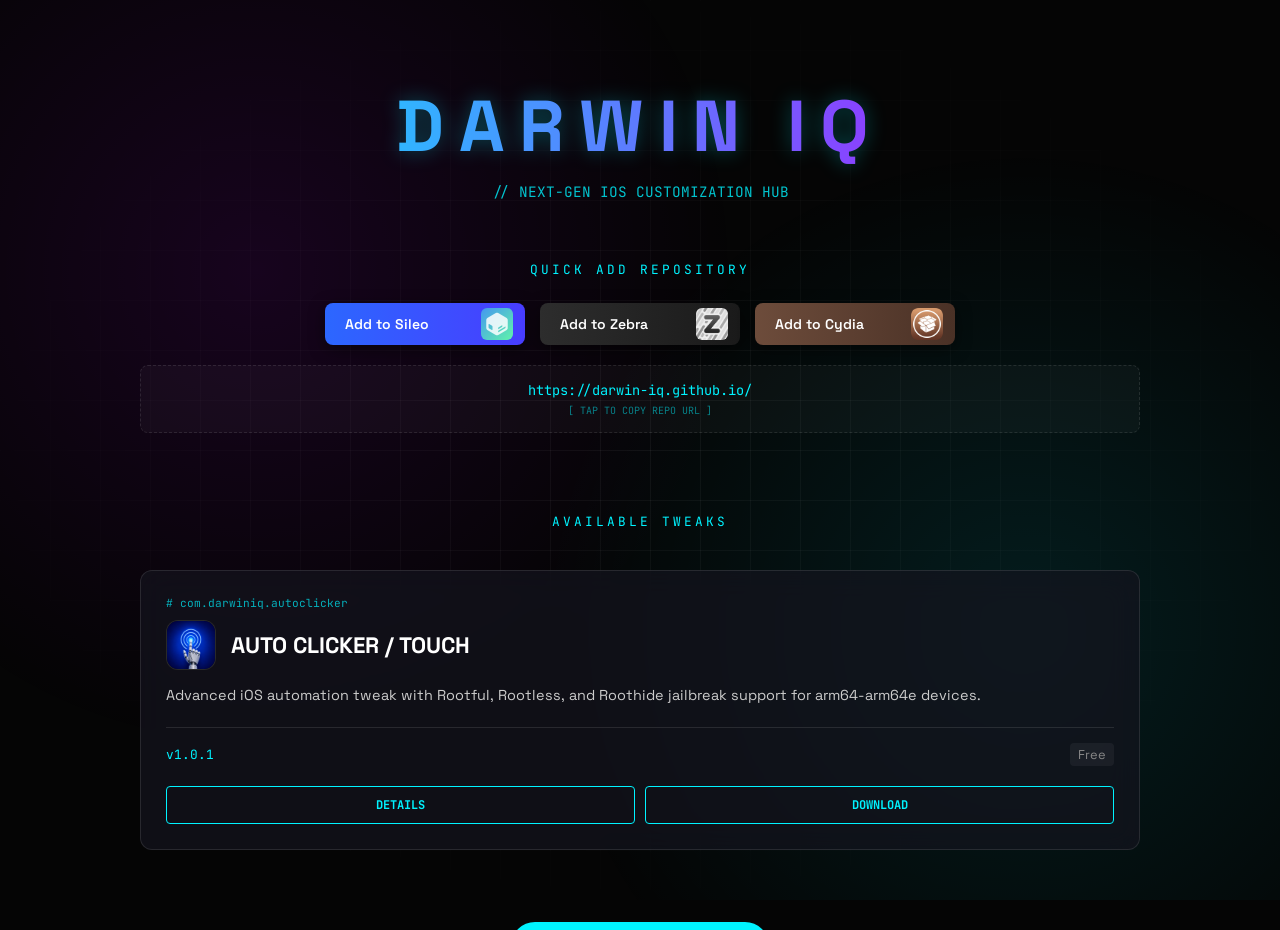
<file: index.html>
<!DOCTYPE html>
<html lang="en">
<head>
    <meta charset="UTF-8">
    <meta name="viewport" content="width=device-width, initial-scale=1.0">
    <title>DaRwiN-IQ — Source</title>
    <link href="https://fonts.googleapis.com/css2?family=Space+Grotesk:wght@300;500;700&family=JetBrains+Mono:wght@400;700&display=swap" rel="stylesheet">
    <style>
        :root {
            --bg: #050505;
            --accent: #00f3ff;
            --accent-dim: rgba(0, 243, 255, 0.3);
            --purple: #bc00ff;
            --glass: rgba(20, 20, 30, 0.7);
            --border: rgba(255, 255, 255, 0.1);
        }

        * { margin: 0; padding: 0; box-sizing: border-box; }

        body {
            background-color: var(--bg);
            color: white;
            font-family: 'Space Grotesk', sans-serif;
            min-height: 100vh;
            overflow-x: hidden;
            display: flex;
            flex-direction: column;
            align-items: center;
        }

        /* ── BACKGROUND EFFECTS ── */
        body::before {
            content: "";
            position: fixed;
            inset: 0;
            background: 
                radial-gradient(circle at 20% 30%, rgba(188, 0, 255, 0.1) 0%, transparent 40%),
                radial-gradient(circle at 80% 70%, rgba(0, 243, 255, 0.1) 0%, transparent 40%);
            z-index: -1;
        }

        .grid-overlay {
            position: fixed;
            inset: 0;
            background-image: 
                linear-gradient(var(--border) 1px, transparent 1px),
                linear-gradient(90deg, var(--border) 1px, transparent 1px);
            background-size: 50px 50px;
            mask-image: radial-gradient(ellipse at center, black, transparent 80%);
            z-index: -1;
            opacity: 0.5;
        }

        .container {
            max-width: 1000px;
            width: 90%;
            padding: 80px 0;
        }

        /* ── HEADER ── */
        .header {
            text-align: center;
            margin-bottom: 60px;
        }

        .header h1 {
            font-size: clamp(2.5rem, 8vw, 4.5rem);
            text-transform: uppercase;
            letter-spacing: 0.2em;
            background: linear-gradient(to right, var(--accent), var(--purple));
            -webkit-background-clip: text;
            -webkit-text-fill-color: transparent;
            filter: drop-shadow(0 0 10px var(--accent-dim));
            margin-bottom: 10px;
        }

        .header p {
            font-family: 'JetBrains Mono', monospace;
            color: var(--accent);
            font-size: 0.9rem;
            opacity: 0.8;
        }

        /* ── REPO BUTTONS (Original Look Preserved) ── */
        .repo-section {
            margin-bottom: 80px;
            text-align: center;
        }

        .section-title {
            font-family: 'JetBrains Mono', monospace;
            font-size: 0.8rem;
            color: var(--accent);
            margin-bottom: 25px;
            text-transform: uppercase;
            letter-spacing: 3px;
        }

        .add-buttons {
            display: flex;
            flex-wrap: wrap;
            justify-content: center;
            gap: 15px;
        }

        .add-btn {
            display: flex;
            align-items: center;
            border-radius: 8px;
            cursor: pointer;
            text-decoration: none;
            overflow: hidden;
            transition: all 0.3s ease;
            min-width: 200px;
            border: none !important;
            outline: none !important;
            box-shadow: 0 4px 15px rgba(0,0,0,0.5) !important;
        }

        .add-btn:hover {
            transform: translateY(-3px);
            box-shadow: 0 10px 25px rgba(0,0,0,0.6) !important;
        }

        .btn-label {
            padding: 12px 20px;
            font-size: 14px;
            color: white;
            font-weight: 600;
            flex: 1;
            text-align: left;
        }

        .btn-icon-img {
            width: 32px;
            height: 32px;
            margin-right: 12px;
            display: flex;
            align-items: center;
            justify-content: center;
            border-radius: 6px;
            overflow: hidden;
            animation: floatIcon 3s ease-in-out infinite, glowIcon 2.5s ease-in-out infinite;
            --glow-color: var(--accent);
        }

        .btn-sileo .btn-icon-img { --glow-color: #2c67ff; animation-delay: 0s; }
        .btn-zebra .btn-icon-img { --glow-color: #ffffff; animation-delay: 0.2s; }
        .btn-cydia .btn-icon-img { --glow-color: #ff9500; animation-delay: 0.4s; }

        .btn-icon-img img { width: 100%; height: 100%; object-fit: cover; }

        @keyframes floatIcon {
            0%, 100% { transform: translateY(0); }
            50% { transform: translateY(-5px); }
        }

        .btn-sileo { background: linear-gradient(90deg, #2c67ff, #483dff); }
        .btn-zebra { background: linear-gradient(90deg, #2d2d2d, #1a1a1a); }
        .btn-cydia { background: linear-gradient(90deg, #6d4c3b, #4a3126); }

        /* ── PACKAGE CARDS ── */
        .packages-grid {
            display: grid;
            grid-template-columns: repeat(auto-fit, minmax(320px, 1fr));
            gap: 25px;
        }

        .card {
            background: var(--glass);
            backdrop-filter: blur(15px);
            border: 1px solid var(--border);
            border-radius: 12px;
            padding: 25px;
            position: relative;
            transition: 0.4s cubic-bezier(0.175, 0.885, 0.32, 1.275);
            display: flex;
            flex-direction: column;
        }

        .card:hover {
            transform: translateY(-8px);
            border-color: var(--accent);
            box-shadow: 0 0 30px rgba(0, 243, 255, 0.15);
        }

        .tweak-id {
            font-family: 'JetBrains Mono', monospace;
            font-size: 0.7rem;
            color: var(--accent);
            margin-bottom: 10px;
            opacity: 0.7;
        }

        .tweak-header {
            display: flex;
            align-items: center;
            gap: 15px;
            margin-bottom: 15px;
        }

        .tweak-icon {
            width: 50px;
            height: 50px;
            border-radius: 12px;
            background: #111;
            border: 1px solid var(--border);
            animation: floatIcon 3s ease-in-out infinite;
            --glow-color: var(--accent);
            object-fit: cover;
        }

        .tweak-name {
            font-size: 1.4rem;
            font-weight: 700;
            color: white;
        }

        .tweak-desc {
            font-size: 0.9rem;
            color: #ccc;
            line-height: 1.5;
            margin-bottom: 20px;
            flex: 1;
        }

        .tweak-footer {
            display: flex;
            justify-content: space-between;
            align-items: center;
            margin-bottom: 20px;
            padding-top: 15px;
            border-top: 1px solid var(--border);
        }

        .tweak-version {
            font-family: 'JetBrains Mono', monospace;
            font-size: 0.8rem;
            color: var(--accent);
        }

        .tweak-price {
            font-size: 0.8rem;
            background: rgba(255,255,255,0.05);
            padding: 3px 8px;
            border-radius: 4px;
            color: #888;
        }

        .tweak-actions {
            display: grid;
            grid-template-columns: 1fr 1fr;
            gap: 10px;
        }

        .btn-action {
            text-align: center;
            padding: 10px;
            border: 1px solid var(--accent);
            color: var(--accent);
            text-decoration: none;
            font-family: 'JetBrains Mono', monospace;
            font-weight: bold;
            font-size: 0.75rem;
            text-transform: uppercase;
            border-radius: 4px;
            transition: 0.2s;
        }

        .btn-action:hover {
            background: var(--accent);
            color: black;
            box-shadow: 0 0 15px var(--accent);
        }

        /* ── TOAST ── */
        .toast {
            position: fixed;
            bottom: 30px;
            left: 50%;
            transform: translateX(-50%) translateY(100px);
            background: var(--accent);
            color: black;
            padding: 12px 25px;
            border-radius: 50px;
            font-weight: bold;
            font-size: 0.9rem;
            transition: 0.5s cubic-bezier(0.68, -0.55, 0.265, 1.55);
            z-index: 10000;
        }
        .toast.show { transform: translateX(-50%) translateY(0); }

        .url-copy-box {
            background: rgba(255,255,255,0.03);
            border: 1px dashed var(--border);
            padding: 15px;
            border-radius: 8px;
            margin-top: 20px;
            cursor: pointer;
            transition: 0.2s;
            font-family: 'JetBrains Mono', monospace;
            font-size: 0.85rem;
            color: var(--accent);
        }

        .url-copy-box:hover {
            background: rgba(255,255,255,0.06);
            border-color: var(--accent);
        }
    </style>
</head>
<body>
    <div class="grid-overlay"></div>

    <div class="container">
        <!-- HERO -->
        <header class="header">
            <h1>DARWIN IQ</h1>
            <p>// NEXT-GEN IOS CUSTOMIZATION HUB</p>
        </header>

        <!-- REPO ACCESS -->
        <section class="repo-section">
            <div class="section-title">Quick Add Repository</div>
            <div class="add-buttons">
                <a class="add-btn btn-sileo" href="sileo://source/https://darwin-iq.github.io/" onclick="tryOpen(event,this.href)">
                    <span class="btn-label">Add to Sileo</span>
                    <div class="btn-icon-img"><img src="assets/images/sileo_icon.png" alt="Sileo"></div>
                </a>
                <a class="add-btn btn-zebra" href="zbra://sources/add/https://darwin-iq.github.io/" onclick="tryOpen(event,this.href)">
                    <span class="btn-label">Add to Zebra</span>
                    <div class="btn-icon-img"><img src="assets/images/zebra_icon.png" alt="Zebra"></div>
                </a>
                <a class="add-btn btn-cydia" href="cydia://url/https://cydia.saurik.com/api/share#?source=https%3A%2F%2Fdarwin-iq.github.io%2F" onclick="tryOpen(event,this.href)">
                    <span class="btn-label">Add to Cydia</span>
                    <div class="btn-icon-img"><img src="assets/images/cydia_icon.png" alt="Cydia"></div>
                </a>
            </div>
            
            <div class="url-copy-box" onclick="copyURL()">
                https://darwin-iq.github.io/
                <div style="font-size: 10px; margin-top: 5px; opacity: 0.5;">[ TAP TO COPY REPO URL ]</div>
            </div>
        </section>

        <!-- PACKAGES -->
        <div class="section-title" style="text-align:center; margin-bottom: 40px;">Available Tweaks</div>
        <div class="packages-grid" id="tweaks-grid">
            <!-- Rendered by JS -->
        </div>
    </div>

    <div class="toast" id="toast">
        <svg width="20" height="20" viewBox="0 0 24 24" fill="none" stroke="currentColor" stroke-width="3" stroke-linecap="round" stroke-linejoin="round"><polyline points="20 6 9 17 4 12"></polyline></svg>
        <span id="toast-msg">URL copied to clipboard ✓</span>
    </div>

    <script>
        /* ── PACKAGES DATA ── */
        const packages = [
            {
                id: 'com.darwiniq.autoclicker',
                name: 'AUTO CLICKER / TOUCH',
                desc: 'Advanced iOS automation tweak with Rootful, Rootless, and Roothide jailbreak support for arm64-arm64e devices.',
                version: '1.0.1',
                price: 'Free',
                details: 'depictions/?package=com.darwiniq.autoclicker&v=7',
                download: 'debs/com.darwiniq.autoclicker_1.0.1_iphoneos-arm64.deb'
            }
        ];

        /* ── RENDER PACKAGES ── */
        const grid = document.getElementById('tweaks-grid');
        packages.forEach((pkg, i) => {
            const card = document.createElement('div');
            card.className = 'card';
            card.innerHTML = `
                <div class="tweak-id"># ${pkg.id}</div>
                <div class="tweak-header">
                    <img class="tweak-icon" src="assets/package-icons/${pkg.id}.png" alt="">
                    <div class="tweak-name">${pkg.name}</div>
                </div>
                <div class="tweak-desc">${pkg.desc}</div>
                <div class="tweak-footer">
                    <span class="tweak-version">v${pkg.version}</span>
                    <span class="tweak-price">${pkg.price}</span>
                </div>
                <div class="tweak-actions">
                    <a class="btn-action" href="${pkg.details}">Details</a>
                    <a class="btn-action" href="${pkg.download}">Download</a>
                </div>
            `;
            grid.appendChild(card);
        });

        /* ── FUNCTIONS ── */
        function copyURL() {
            const url = 'https://darwin-iq.github.io/';
            if (navigator.clipboard) {
                navigator.clipboard.writeText(url);
            } else {
                const ta = document.createElement('textarea');
                ta.value = url;
                document.body.appendChild(ta);
                ta.select();
                document.execCommand('copy');
                document.body.removeChild(ta);
            }
            showToast('URL copied to clipboard ✓');
        }

        function tryOpen(e, url) {
            e.preventDefault();
            window.location.href = url;
        }

        function showToast(msg) {
            const t = document.getElementById('toast');
            const tm = document.getElementById('toast-msg');
            tm.textContent = msg;
            t.classList.add('show');
            setTimeout(() => t.classList.remove('show'), 2500);
        }
    </script>
</body>
</html>
</file>
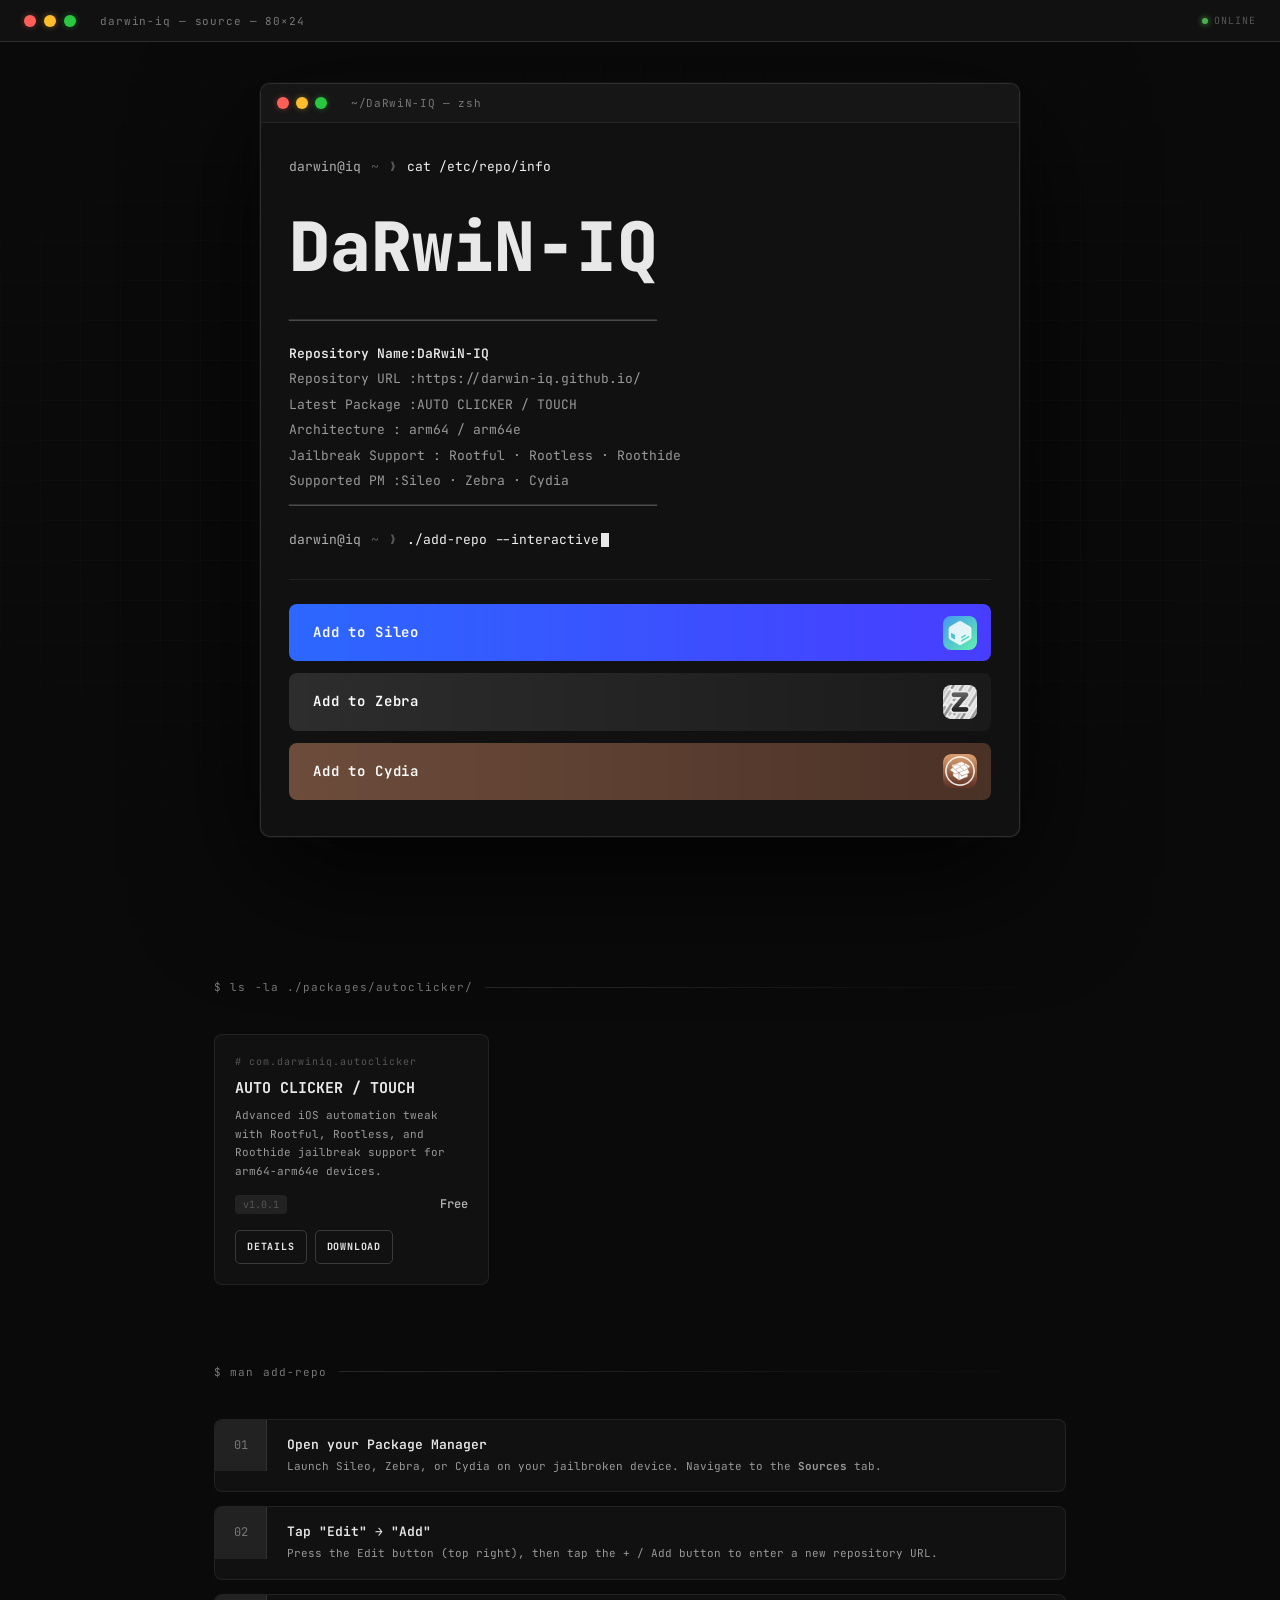
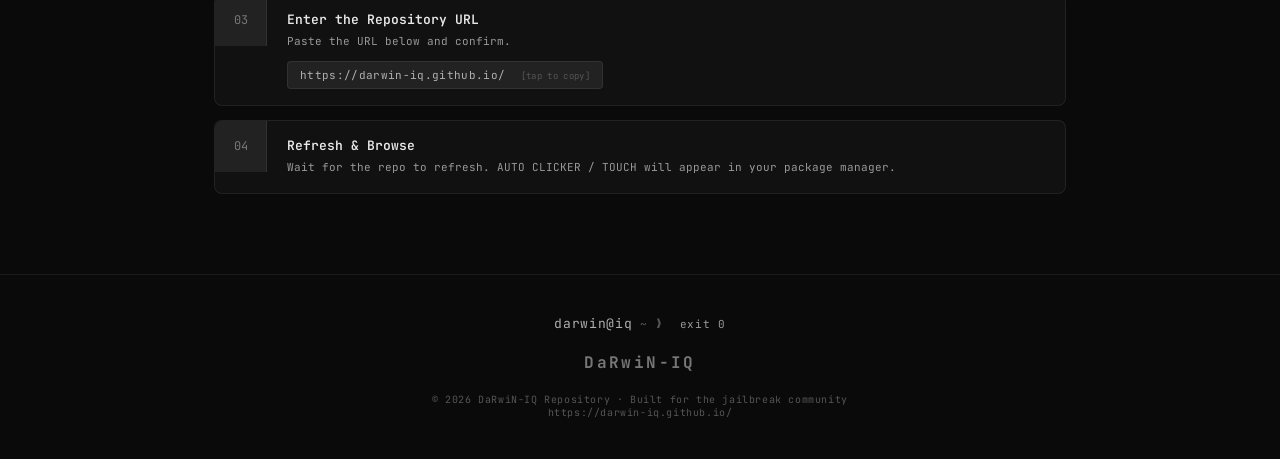
<file: index_backup.html>
<!DOCTYPE html>
<html lang="en">
<head>
  <meta charset="UTF-8" />
  <meta name="viewport" content="width=device-width, initial-scale=1.0" />
  <title>DaRwiN-IQ — Source</title>
  <link href="https://fonts.googleapis.com/css2?family=JetBrains+Mono:wght@300;400;500;600;700;800&family=Share+Tech+Mono&display=swap" rel="stylesheet" />
  <style>
    :root {
      --black:   #0a0a0a;
      --black2:  #111111;
      --black3:  #161616;
      --black4:  #1c1c1c;
      --gray1:   #222222;
      --gray2:   #2e2e2e;
      --gray3:   #3a3a3a;
      --gray4:   #555555;
      --gray5:   #777777;
      --gray6:   #999999;
      --silver:  #b0b0b0;
      --white:   #e8e8e8;
      --white2:  #f0f0f0;
      --pure:    #ffffff;
      --accent:  #d0d0d0;
      --green:   #4caf50;
      --dim:     rgba(255,255,255,0.04);
      --border:  rgba(255,255,255,0.07);
      --border2: rgba(255,255,255,0.12);
    }

    *, *::before, *::after { box-sizing: border-box; margin: 0; padding: 0; }

    html { scroll-behavior: smooth; }

    body {
      background: var(--black);
      color: var(--white);
      font-family: 'JetBrains Mono', monospace;
      min-height: 100vh;
      overflow-x: hidden;
      cursor: default;
    }

    /* ────────────────── TOP BAR ────────────────── */
    .topbar {
      position: fixed;
      top: 0; left: 0; right: 0;
      height: 42px;
      background: var(--black2);
      border-bottom: 1px solid var(--border2);
      display: flex;
      align-items: center;
      justify-content: space-between;
      padding: 0 24px;
      z-index: 1000;
      backdrop-filter: blur(10px);
    }

    .topbar-left {
      display: flex;
      align-items: center;
      gap: 8px;
    }

    .dot {
      width: 12px; height: 12px;
      border-radius: 50%;
    }
    .dot-red    { background: #ff5f57; box-shadow: 0 0 6px #ff5f5766; }
    .dot-yellow { background: #ffbd2e; box-shadow: 0 0 6px #ffbd2e66; }
    .dot-green  { background: #28c840; box-shadow: 0 0 6px #28c84066; }

    .topbar-title {
      font-size: 11px;
      color: var(--gray5);
      letter-spacing: 0.08em;
      margin-left: 16px;
    }

    .topbar-right {
      font-size: 10px;
      color: var(--gray4);
      letter-spacing: 0.1em;
    }

    .status-dot {
      display: inline-block;
      width: 6px; height: 6px;
      border-radius: 50%;
      background: var(--green);
      margin-right: 6px;
      animation: blink 2s infinite;
      box-shadow: 0 0 6px var(--green);
    }

    @keyframes blink {
      0%, 100% { opacity: 1; }
      50% { opacity: 0.3; }
    }

    /* ────────────────── HERO ────────────────── */
    .hero {
      min-height: 100vh;
      display: flex;
      flex-direction: column;
      align-items: center;
      justify-content: center;
      padding: 80px 24px 60px;
      position: relative;
    }

    .hero-grid {
      position: absolute;
      inset: 0;
      background-image:
        linear-gradient(rgba(255,255,255,0.025) 1px, transparent 1px),
        linear-gradient(90deg, rgba(255,255,255,0.025) 1px, transparent 1px);
      background-size: 40px 40px;
      mask-image: radial-gradient(ellipse 80% 60% at 50% 50%, black 30%, transparent 100%);
    }

    .terminal-window {
      width: 100%;
      max-width: 760px;
      background: var(--black2);
      border: 1px solid var(--border2);
      border-radius: 10px;
      overflow: hidden;
      box-shadow:
        0 0 0 1px rgba(255,255,255,0.04),
        0 40px 120px rgba(0,0,0,0.8),
        0 0 80px rgba(255,255,255,0.02);
      position: relative;
      z-index: 1;
    }

    .terminal-header {
      background: var(--black3);
      border-bottom: 1px solid var(--border);
      padding: 12px 16px;
      display: flex;
      align-items: center;
      gap: 12px;
    }

    .terminal-dots {
      display: flex;
      gap: 7px;
    }

    .terminal-tab {
      font-size: 11px;
      color: var(--gray5);
      margin-left: 12px;
      letter-spacing: 0.06em;
    }

    .terminal-body {
      padding: 32px 28px 36px;
      line-height: 1.8;
    }

    .prompt {
      display: flex;
      align-items: flex-start;
      gap: 10px;
      margin-bottom: 6px;
      flex-wrap: wrap;
    }

    .prompt-user {
      color: var(--silver);
      font-size: 13px;
      white-space: nowrap;
    }

    .prompt-arrow {
      color: var(--gray4);
      font-size: 13px;
    }

    .prompt-cmd {
      color: var(--white2);
      font-size: 13px;
      flex: 1;
    }

    .output-line {
      padding-left: 0;
      font-size: 13px;
      color: var(--gray6);
      margin-bottom: 2px;
    }

    .output-line.highlight {
      color: var(--white);
      font-weight: 600;
    }

    .output-line.dim { color: var(--gray4); }

    /* ── BRAND LOGO ── */
    .brand-logo {
      font-family: 'JetBrains Mono', monospace;
      font-size: clamp(38px, 8vw, 68px);
      line-height: 1;
      color: var(--white);
      font-weight: 800;
      letter-spacing: 0;
      margin: 20px 0 28px;
      white-space: nowrap;
      text-shadow: none;
    }

    .spacer { height: 14px; }
    .spacer-sm { height: 8px; }

    /* ── TYPING CURSOR ── */
    .cursor {
      display: inline-block;
      width: 8px;
      height: 14px;
      background: var(--white);
      margin-left: 2px;
      vertical-align: middle;
      animation: cursor-blink 1s step-end infinite;
    }

    @keyframes cursor-blink {
      0%, 100% { opacity: 1; }
      50% { opacity: 0; }
    }

    /* ── ADD BUTTONS ── */
    .add-buttons {
      display: flex;
      flex-direction: column;
      gap: 12px;
      margin-top: 28px;
      padding-top: 24px;
      border-top: 1px solid var(--border);
    }

    .add-btn {
      display: flex;
      align-items: center;
      gap: 0;
      border-radius: 8px;
      padding: 0;
      cursor: pointer;
      text-decoration: none;
      overflow: hidden;
      transition: all 0.3s cubic-bezier(0.4, 0, 0.2, 1);
      font-family: "JetBrains Mono", monospace;
      border: none !important;
      outline: none !important;
      box-shadow: none !important;
      position: relative;
    }

    .add-btn:hover {
      transform: translateY(-2px);
      box-shadow: 0 10px 30px rgba(0,0,0,0.3) !important;
    }

    .btn-label {
      padding: 16px 24px;
      font-size: 14px;
      color: var(--pure);
      font-weight: 600;
      letter-spacing: 0.06em;
      flex: 1;
      text-align: left;
      border: none !important;
    }

    .btn-icon-img {
      width: 34px;
      height: 34px;
      margin-right: 14px;
      display: flex;
      align-items: center;
      justify-content: center;
      border-radius: 8px;
      overflow: hidden;
      border: none !important;
      box-shadow: none !important;
    }

    .btn-icon-img img { width: 100%; height: 100%; object-fit: cover; }

    .btn-sileo { background: linear-gradient(90deg, #2c67ff, #483dff); }
    .btn-zebra { background: linear-gradient(90deg, #2d2d2d, #1a1a1a); }
    .btn-cydia { background: linear-gradient(90deg, #6d4c3b, #4a3126); }
/* ────────────────── SECTION ────────────────── */
    section {
      max-width: 900px;
      margin: 0 auto;
      padding: 80px 24px;
    }

    .section-header {
      display: flex;
      align-items: center;
      gap: 12px;
      margin-bottom: 40px;
    }

    .section-cmd {
      font-size: 11px;
      color: var(--gray5);
      letter-spacing: 0.1em;
    }

    .section-title {
      font-size: 20px;
      font-weight: 700;
      color: var(--white);
      letter-spacing: 0.04em;
    }

    .divider {
      height: 1px;
      background: linear-gradient(90deg, var(--border2), transparent);
      flex: 1;
    }

    /* ────────────────── TWEAKS GRID ────────────────── */
    .tweaks-grid {
      display: grid;
      grid-template-columns: repeat(auto-fill, minmax(260px, 1fr));
      gap: 14px;
    }

    .tweak-card {
      background: var(--black2);
      border: 1px solid var(--border);
      border-radius: 8px;
      padding: 20px;
      transition: border-color 0.2s, box-shadow 0.2s, transform 0.2s;
      position: relative;
      overflow: hidden;
    }

    .tweak-card::before {
      content: '';
      position: absolute;
      top: 0; left: 0; right: 0;
      height: 1px;
      background: linear-gradient(90deg, transparent, rgba(255,255,255,0.1), transparent);
      opacity: 0;
      transition: opacity 0.3s;
    }

    .tweak-card:hover {
      border-color: var(--gray3);
      box-shadow: 0 8px 40px rgba(0,0,0,0.6);
      transform: translateY(-2px);
    }

    .tweak-card:hover::before { opacity: 1; }

    .tweak-id {
      font-size: 10px;
      color: var(--gray4);
      letter-spacing: 0.1em;
      margin-bottom: 10px;
    }

    .tweak-name {
      font-size: 15px;
      font-weight: 700;
      color: var(--white);
      margin-bottom: 8px;
    }

    .tweak-desc {
      font-size: 11px;
      color: var(--gray6);
      line-height: 1.7;
      margin-bottom: 14px;
    }

    .tweak-footer {
      display: flex;
      align-items: center;
      justify-content: space-between;
    }

    .tweak-version {
      font-size: 10px;
      color: var(--gray4);
      background: var(--gray1);
      padding: 3px 8px;
      border-radius: 4px;
    }

    .tweak-price {
      font-size: 12px;
      color: var(--silver);
      font-weight: 600;
    }

    .tweak-actions {
      display: flex;
      gap: 8px;
      margin-top: 16px;
      flex-wrap: wrap;
    }

    .tweak-link {
      display: inline-flex;
      align-items: center;
      justify-content: center;
      min-height: 34px;
      padding: 0 11px;
      border: 1px solid var(--gray3);
      border-radius: 5px;
      color: var(--white);
      font-size: 10px;
      font-weight: 700;
      letter-spacing: 0.08em;
      text-decoration: none;
      text-transform: uppercase;
      transition: border-color 0.2s, background 0.2s;
    }

    .tweak-link:hover {
      border-color: var(--silver);
      background: var(--gray1);
    }

    /* ────────────────── HOW TO ADD ────────────────── */
    .steps-list {
      display: flex;
      flex-direction: column;
      gap: 14px;
    }

    .step {
      display: flex;
      align-items: flex-start;
      gap: 0;
      background: var(--black2);
      border: 1px solid var(--border);
      border-radius: 8px;
      overflow: hidden;
    }

    .step-num {
      background: var(--gray1);
      border-right: 1px solid var(--border);
      padding: 16px 18px;
      font-size: 12px;
      color: var(--gray5);
      min-width: 52px;
      text-align: center;
      line-height: 1.6;
    }

    .step-content {
      padding: 16px 20px;
      flex: 1;
    }

    .step-title {
      font-size: 13px;
      font-weight: 600;
      color: var(--white);
      margin-bottom: 4px;
    }

    .step-desc {
      font-size: 11px;
      color: var(--gray6);
      line-height: 1.7;
    }

    .step-url {
      font-size: 11px;
      color: var(--silver);
      background: var(--gray1);
      padding: 6px 12px;
      border-radius: 4px;
      margin-top: 10px;
      display: inline-block;
      letter-spacing: 0.03em;
      border: 1px solid var(--border);
      cursor: pointer;
      transition: background 0.2s;
      word-break: break-all;
    }

    .step-url:hover { background: var(--gray2); }

    .copy-hint {
      font-size: 9px;
      color: var(--gray4);
      margin-left: 8px;
    }

    /* ────────────────── FOOTER ────────────────── */
    footer {
      border-top: 1px solid var(--border);
      padding: 40px 24px;
      display: flex;
      flex-direction: column;
      align-items: center;
      gap: 20px;
    }

    .footer-terminal {
      font-size: 11px;
      color: var(--gray4);
      letter-spacing: 0.06em;
    }

    .footer-name {
      font-size: 16px;
      font-weight: 700;
      color: var(--gray5);
      letter-spacing: 0.15em;
    }

    .footer-copy {
      font-size: 10px;
      color: var(--gray4);
      text-align: center;
      letter-spacing: 0.06em;
    }

    /* ────────────────── COPY TOAST ────────────────── */
    .toast {
      position: fixed;
      bottom: 30px;
      left: 50%;
      transform: translateX(-50%) translateY(20px);
      background: var(--gray1);
      border: 1px solid var(--border2);
      color: var(--white);
      font-size: 12px;
      padding: 10px 20px;
      border-radius: 6px;
      opacity: 0;
      pointer-events: none;
      transition: opacity 0.3s, transform 0.3s;
      z-index: 9000;
      letter-spacing: 0.05em;
    }

    .toast.show {
      opacity: 1;
      transform: translateX(-50%) translateY(0);
    }

    /* ────────────────── FADE IN ANIMATION ────────────────── */
    .fade-in {
      opacity: 0;
      transform: translateY(16px);
      animation: fadeUp 0.6s ease forwards;
    }

    @keyframes fadeUp {
      to { opacity: 1; transform: translateY(0); }
    }

    .delay-1 { animation-delay: 0.1s; }
    .delay-2 { animation-delay: 0.25s; }
    .delay-3 { animation-delay: 0.4s; }
    .delay-4 { animation-delay: 0.55s; }
    .delay-5 { animation-delay: 0.7s; }
    .delay-6 { animation-delay: 0.85s; }

    /* ────────────────── RESPONSIVE ────────────────── */
    @media (max-width: 600px) {
      .topbar { padding: 0 14px; }
      .terminal-body { padding: 20px 16px 24px; }
      .brand-logo { font-size: clamp(34px, 12vw, 46px); }
      .add-buttons { gap: 8px; }
      .tweaks-grid { grid-template-columns: 1fr; }
      section { padding: 60px 16px; }
    }
  </style>
</head>
<body>

  <!-- TOP BAR -->
  <div class="topbar">
    <div class="topbar-left">
      <span class="dot dot-red"></span>
      <span class="dot dot-yellow"></span>
      <span class="dot dot-green"></span>
      <span class="topbar-title">darwin-iq — source — 80×24</span>
    </div>
    <div class="topbar-right">
      <span class="status-dot"></span>ONLINE
    </div>
  </div>

  <!-- HERO -->
  <div class="hero">
    <div class="hero-grid"></div>
    <div class="bat-container">
        <div class="bat"></div>
    </div>

    <div class="terminal-window fade-in delay-1">
      <div class="terminal-header">
        <div class="terminal-dots">
          <span class="dot dot-red"></span>
          <span class="dot dot-yellow"></span>
          <span class="dot dot-green"></span>
        </div>
        <span class="terminal-tab">~/DaRwiN-IQ — zsh</span>
      </div>

      <div class="terminal-body">
        <div class="prompt">
          <span class="prompt-user">darwin@iq</span>
          <span class="prompt-arrow">~</span>
          <span class="prompt-arrow">❯</span>
          <span class="prompt-cmd">cat /etc/repo/info</span>
        </div>

        <div class="spacer-sm"></div>

        <div class="brand-logo" id="brand-logo">DaRwiN-IQ</div>

        <div class="output-line dim">──────────────────────────────────────────────</div>
        <div class="spacer-sm"></div>
        <div class="output-line highlight">  <span class="key">Repository Name</span><span class="sep">:</span><span class="val">DaRwiN-IQ</span></div>
        <div class="output-line">  <span class="key">Repository URL</span> <span class="sep">:</span><span class="val">https://darwin-iq.github.io/</span></div>
        <div class="output-line">  <span class="key">Latest Package</span> <span class="sep">:</span><span class="val">AUTO CLICKER / TOUCH</span></div>
        <div class="output-line">  Architecture       :  <span class="c-arm64">arm64</span> / <span class="c-arm64e">arm64e</span></div>
        <div class="output-line">  Jailbreak Support  :  <span class="c-rootful">Rootful</span> · <span class="c-rootless">Rootless</span> · <span class="c-roothide">Roothide</span></div>
        <div class="output-line">  <span class="key">Supported PM</span>   <span class="sep">:</span><span class="val">Sileo · Zebra · Cydia</span></div>
        <div class="output-line dim">──────────────────────────────────────────────</div>
        <div class="spacer-sm"></div>

        <div class="prompt fade-in delay-3">
          <span class="prompt-user">darwin@iq</span>
          <span class="prompt-arrow">~</span>
          <span class="prompt-arrow">❯</span>
          <span class="prompt-cmd">./add-repo --interactive<span class="cursor"></span></span>
        </div>

        <div class="add-buttons fade-in delay-4">
          <a class="add-btn btn-sileo" href="sileo://source/https://darwin-iq.github.io/" onclick="tryOpen(event,this.href)">
            <span class="btn-label">Add to Sileo</span>
            <div class="btn-icon-img"><img src="assets/images/sileo_icon.png" alt="Sileo"></div>
          </a>
          <a class="add-btn btn-zebra" href="zbra://sources/add/https://darwin-iq.github.io/" onclick="tryOpen(event,this.href)">
            <span class="btn-label">Add to Zebra</span>
            <div class="btn-icon-img"><img src="assets/images/zebra_icon.png" alt="Zebra"></div>
          </a>
          <a class="add-btn btn-cydia" href="cydia://url/https://cydia.saurik.com/api/share#?source=https%3A%2F%2Fdarwin-iq.github.io%2F" onclick="tryOpen(event,this.href)">
            <span class="btn-label">Add to Cydia</span>
            <div class="btn-icon-img"><img src="assets/images/cydia_icon.png" alt="Cydia"></div>
          </a>
        </div></div>

      </div>
    </div>
  </div>

  <!-- PACKAGES SECTION -->
  <section id="packages">
    <div class="section-header fade-in">
      <span class="section-cmd">$ ls -la ./packages/autoclicker/</span>
      <div class="divider"></div>
    </div>

    <div class="tweaks-grid" id="tweaks-grid">
      <!-- injected by JS -->
    </div>
  </section>

  <!-- HOW TO ADD -->
  <section id="howto" style="padding-top:0;">
    <div class="section-header fade-in">
      <span class="section-cmd">$ man add-repo</span>
      <div class="divider"></div>
    </div>

    <div class="steps-list fade-in delay-2">
      <div class="step">
        <div class="step-num">01</div>
        <div class="step-content">
          <div class="step-title">Open your Package Manager</div>
          <div class="step-desc">Launch Sileo, Zebra, or Cydia on your jailbroken device. Navigate to the <strong>Sources</strong> tab.</div>
        </div>
      </div>
      <div class="step">
        <div class="step-num">02</div>
        <div class="step-content">
          <div class="step-title">Tap "Edit" → "Add"</div>
          <div class="step-desc">Press the Edit button (top right), then tap the + / Add button to enter a new repository URL.</div>
        </div>
      </div>
      <div class="step">
        <div class="step-num">03</div>
        <div class="step-content">
          <div class="step-title">Enter the Repository URL</div>
          <div class="step-desc">Paste the URL below and confirm.</div>
          <span class="step-url" onclick="copyURL(this)">
            https://darwin-iq.github.io/
            <span class="copy-hint">[tap to copy]</span>
          </span>
        </div>
      </div>
      <div class="step">
        <div class="step-num">04</div>
        <div class="step-content">
          <div class="step-title">Refresh & Browse</div>
          <div class="step-desc">Wait for the repo to refresh. AUTO CLICKER / TOUCH will appear in your package manager.</div>
        </div>
      </div>
    </div>
  </section>

  <!-- FOOTER -->
  <footer>
    <div class="footer-terminal">
      <span class="prompt-user">darwin@iq</span>
      <span style="color:var(--gray4)"> ~ </span>
      <span class="prompt-arrow">❯</span>
      <span style="color:var(--gray6); margin-left:8px;">exit 0</span>
    </div>
    <div class="footer-name">DaRwiN-IQ</div>
    <div class="footer-copy">
      © 2026 DaRwiN-IQ Repository · Built for the jailbreak community<br/>
      <span style="color:var(--gray4)">https://darwin-iq.github.io/</span>
    </div>
  </footer>

  <div class="toast" id="toast">URL copied to clipboard ✓</div>

  <script>
    /* ── PACKAGES DATA ── */
    const packages = [
      {
        id: 'com.darwiniq.autoclicker',
        name: 'AUTO CLICKER / TOUCH',
        desc: 'Advanced iOS automation tweak with Rootful, Rootless, and Roothide jailbreak support for arm64-arm64e devices.',
        version: '1.0.1',
        price: 'Free',
        details: 'depictions/?package=com.darwiniq.autoclicker&v=7',
        download: 'debs/com.darwiniq.autoclicker_1.0.1_iphoneos-arm64.deb'
      },
    ];

    /* ── RENDER PACKAGES ── */
    const grid = document.getElementById('tweaks-grid');
    packages.forEach((pkg, i) => {
      const card = document.createElement('div');
      card.className = 'tweak-card fade-in';
      card.style.animationDelay = `${0.1 + i * 0.12}s`;
      card.innerHTML = `
        <div class="tweak-id"># ${pkg.id}</div>
        <div class="tweak-name">${pkg.name}</div>
        <div class="tweak-desc">${pkg.desc}</div>
        <div class="tweak-footer">
          <span class="tweak-version">v${pkg.version}</span>
          <span class="tweak-price">${pkg.price}</span>
        </div>
        <div class="tweak-actions">
          <a class="tweak-link" href="${pkg.details}">Details</a>
          <a class="tweak-link" href="${pkg.download}">Download</a>
        </div>
      `;
      grid.appendChild(card);
    });

    /* ── COPY URL ── */
    function copyURL(el) {
      const url = 'https://darwin-iq.github.io/';
      if (navigator.clipboard) {
        navigator.clipboard.writeText(url);
      } else {
        const ta = document.createElement('textarea');
        ta.value = url;
        document.body.appendChild(ta);
        ta.select();
        document.execCommand('copy');
        document.body.removeChild(ta);
      }
      showToast('URL copied to clipboard ✓');
    }

    /* ── DEEP LINK HANDLER ── */
    function tryOpen(e, url) {
      e.preventDefault();
      window.location.href = url;
    }

    /* ── TOAST ── */
    function showToast(msg) {
      const t = document.getElementById('toast');
      t.textContent = msg;
      t.classList.add('show');
      setTimeout(() => t.classList.remove('show'), 2500);
    }

    /* ── INTERSECTION OBSERVER for scroll fade ── */
    const obs = new IntersectionObserver((entries) => {
      entries.forEach(e => {
        if (e.isIntersecting) {
          e.target.style.opacity = '1';
          e.target.style.transform = 'translateY(0)';
        }
      });
    }, { threshold: 0.1 });

    document.querySelectorAll('.tweak-card, .step').forEach(el => {
      el.style.transition = 'opacity 0.5s ease, transform 0.5s ease';
      obs.observe(el);
    });
  </script>
</body>
</html>
</file>
